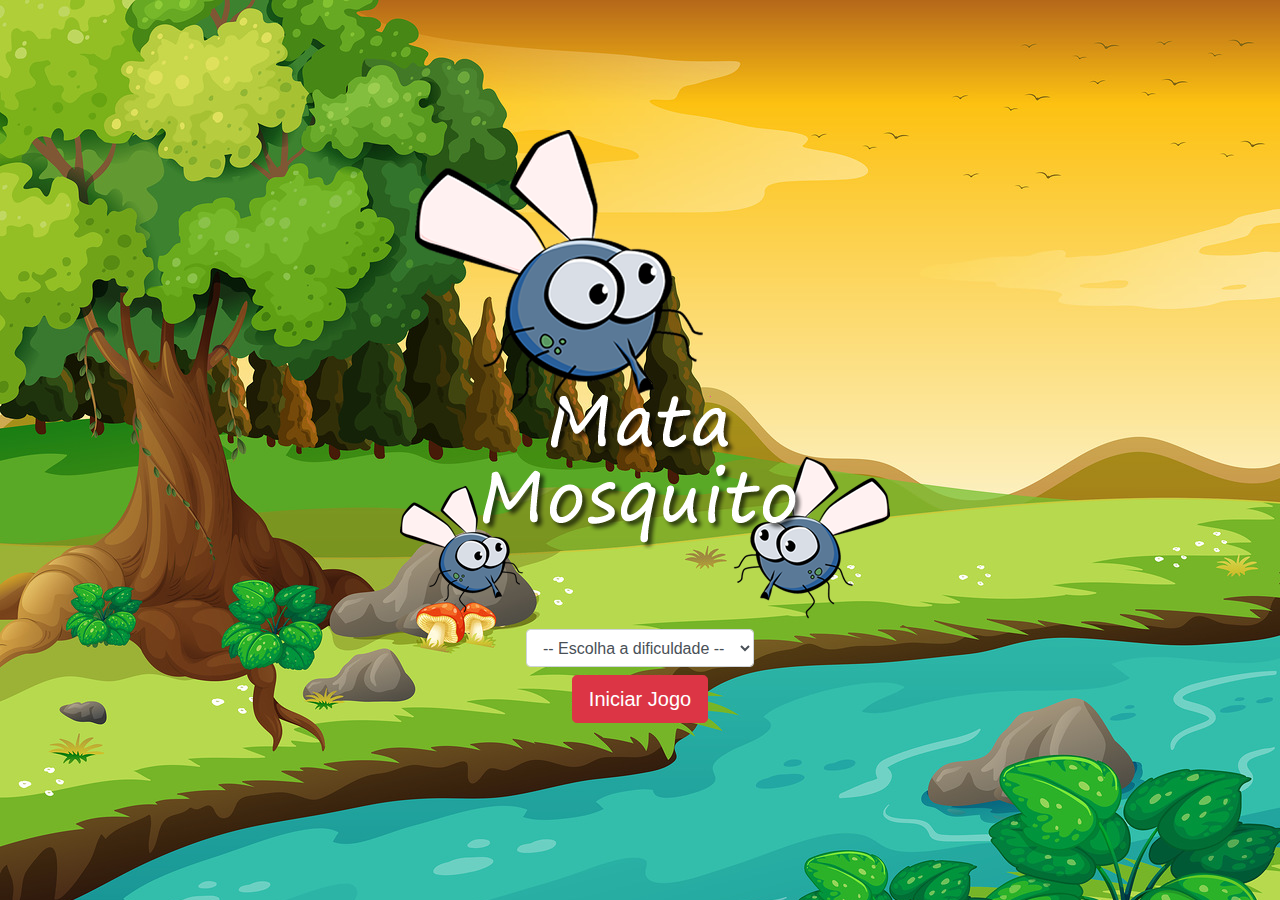
<file: index.html>
<!doctype html>

<html lang="pt-br">

  <head>
    <!-- Meta tags Obrigatórias -->
    <title>Mata-Mosquito</title>
    <meta charset="utf-8">
    <meta name="viewport" content="width=device-width, initial-scale=1">

    <!-- Código JavaScript -->
    <script>

        function iniciarJogo() {
            var nivel = document.getElementById('nivel').value;
            if(nivel === '') {
                alert('Escolha uma opção válida para iniciar o jogo');
                return false;
            }
            window.location.href = "app.html?" + nivel;
            
        }

    </script>

    <!-- Estilo Customizado -->
    <link rel="stylesheet" type="text/css" href="bootstrap4/css/bootstrap.min.css">
    <link rel="stylesheet" type="text/css" href="css/estilo.css">

    <!-- Ícone da página -->
    <link rel="icon" href="imagens/mosquito.png">

  </head>

  <body class="d-flex align-items-center vh-100">

    <div class="container align-items-center mb-5">

        <div class="row">
            <div class="col">
                <div class="d-flex justify-content-center">
                    <img src="imagens/game.png" draggable="false" class="d-block">
                </div>
            </div>
        </div>

        <div class="row">
            <div class="col">
                <div class="d-flex justify-content-center">
                    <div class="mb-2">
                        <select id="nivel" class="form-control">
                            <option value="">-- Escolha a dificuldade --</option>
                            <option value="normal">Normal</option>
                            <option value="dificil">Difícil</option>
                            <option value="chucknorris">Chuck Norris</option>
                        </select>
                    </div>
                </div>
            </div>
        </div>

        <div class="row">
            <div class="col">
                <div class="d-flex justify-content-center">
                    <button type="button" class="btn btn-danger btn-lg" onclick="iniciarJogo()">Iniciar Jogo</button>
                </div>
            </div>
        </div>

    </div>

  </body>

</html>
</file>
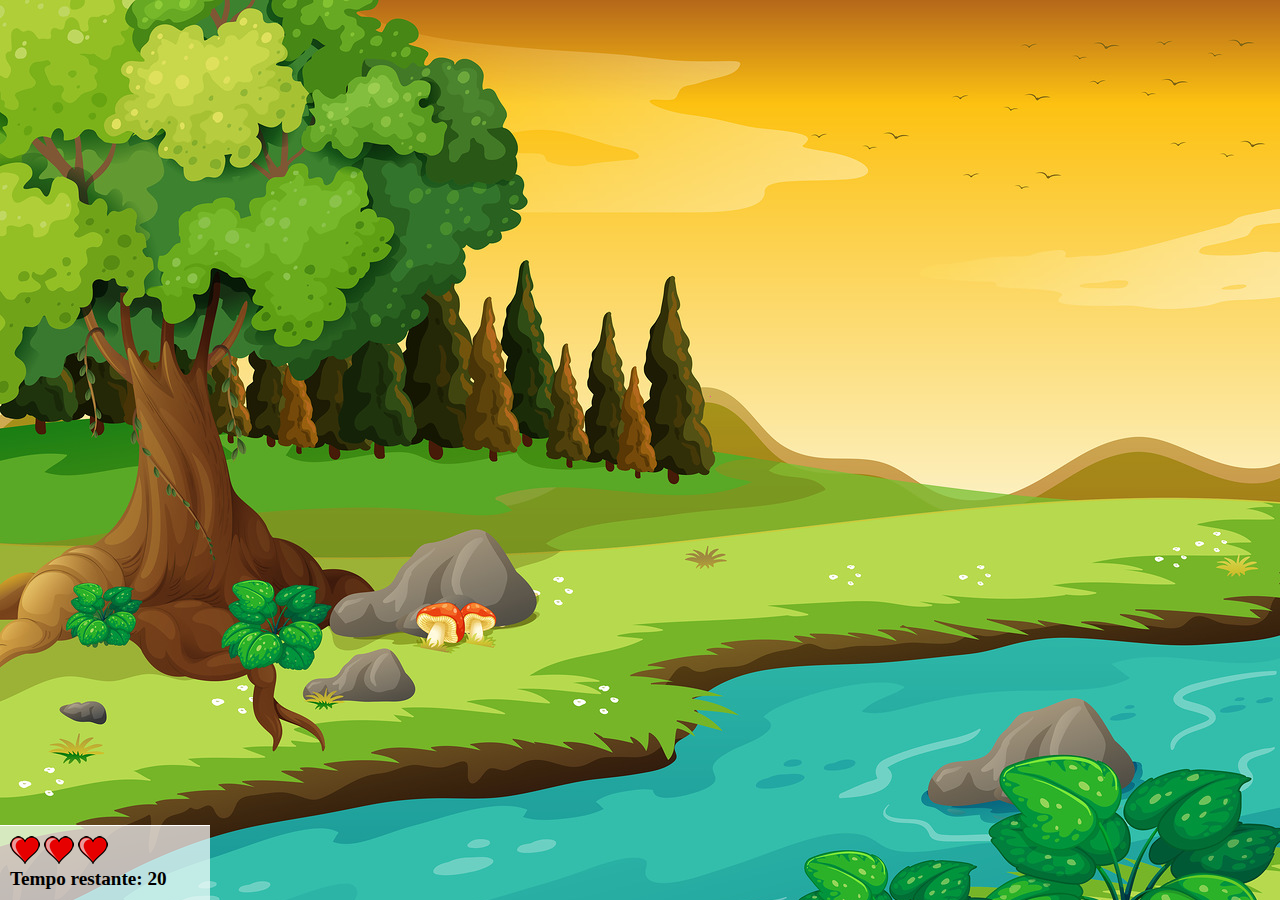
<file: app.html>
<!doctype html>

<html lang="pt-br">

  <head>
    <!-- Meta tags Obrigatórias -->
    <title>Mata Mosquito</title>
    <meta charset="utf-8">
    <meta name="viewport" content="width=device-width, initial-scale=1">

    <!-- Script responsável pela lógica do jogo -->
    <script src="javascript/jogo.js"></script>

    <!-- Estilo Customizado -->
    <link rel="stylesheet" type="text/css" href="css/estilo.css">

    <!-- Ícone da página -->
    <link rel="icon" href="imagens/mosquito.png">

  </head>

  <body onresize="ajustarTamanhoPalcoJogo()">

    <div class="painel">

      <div class="vidas">
        <img id="vida1" draggable="false" src="imagens/coracao_cheio.png">
        <img id="vida2" draggable="false" src="imagens/coracao_cheio.png">
        <img id="vida3" draggable="false" src="imagens/coracao_cheio.png">
      </div>

      <div class="cronometro">
        Tempo restante: <span id="cronometro"></span>
      </div>

    </div>

    <script>
      document.getElementById('cronometro').innerHTML = tempo;

      var criarMosquito = setInterval(function(){
        criarPosicaoRandomica();
      }, mosquitoSpawnTimer)
    </script>

  </body>

</html>
</file>
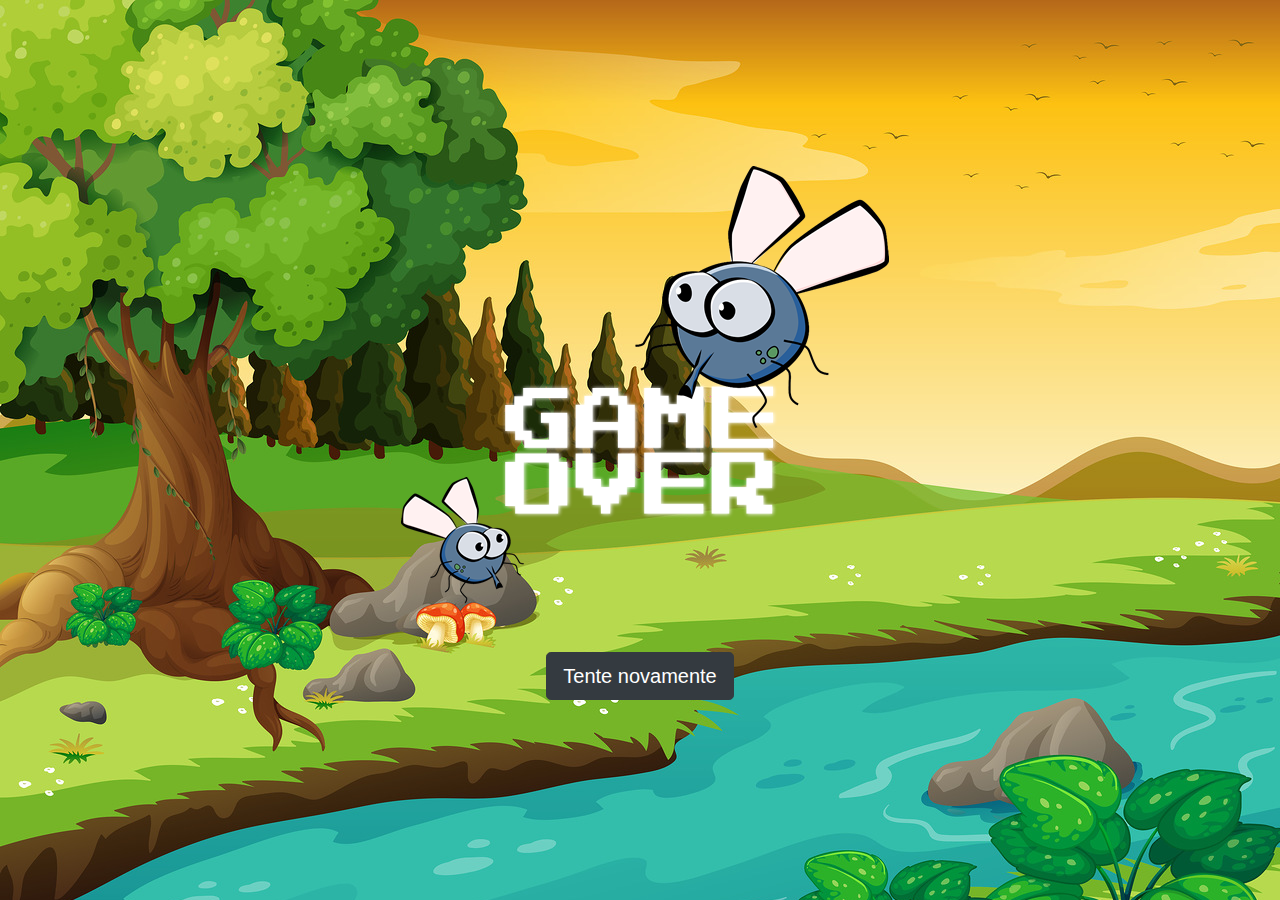
<file: fim_de_jogo.html>
<!doctype html>

<html lang="pt-br">

  <head>
    <!-- Meta tags Obrigatórias -->
    <title>Você perdeu :[</title>
    <meta charset="utf-8">
    <meta name="viewport" content="width=device-width, initial-scale=1">

    <!-- Estilo Customizado -->
    <link rel="stylesheet" type="text/css" href="bootstrap4/css/bootstrap.min.css">
    <link rel="stylesheet" type="text/css" href="css/estilo.css">

    <!-- Ícone da página -->
    <link rel="icon" href="imagens/mosquito.png">

  </head>

  <body class="d-flex align-items-center vh-100">

    <div class="container align-items-center mb-5">
        <div class="row">
            <div class="col">
                <div class="d-flex justify-content-center">
                    <img src="imagens/game_over.png" draggable="false" class="d-block">
                </div>
            </div>
        </div>
        <div class="row">
            <div class="col">
                <div class="d-flex justify-content-center">
                    <button type="button" class="btn btn-dark btn-lg" onclick="window.location.href='index.html'">Tente novamente</button>
                </div>
            </div>
        </div>
    </div>

  </body>

</html>
</file>
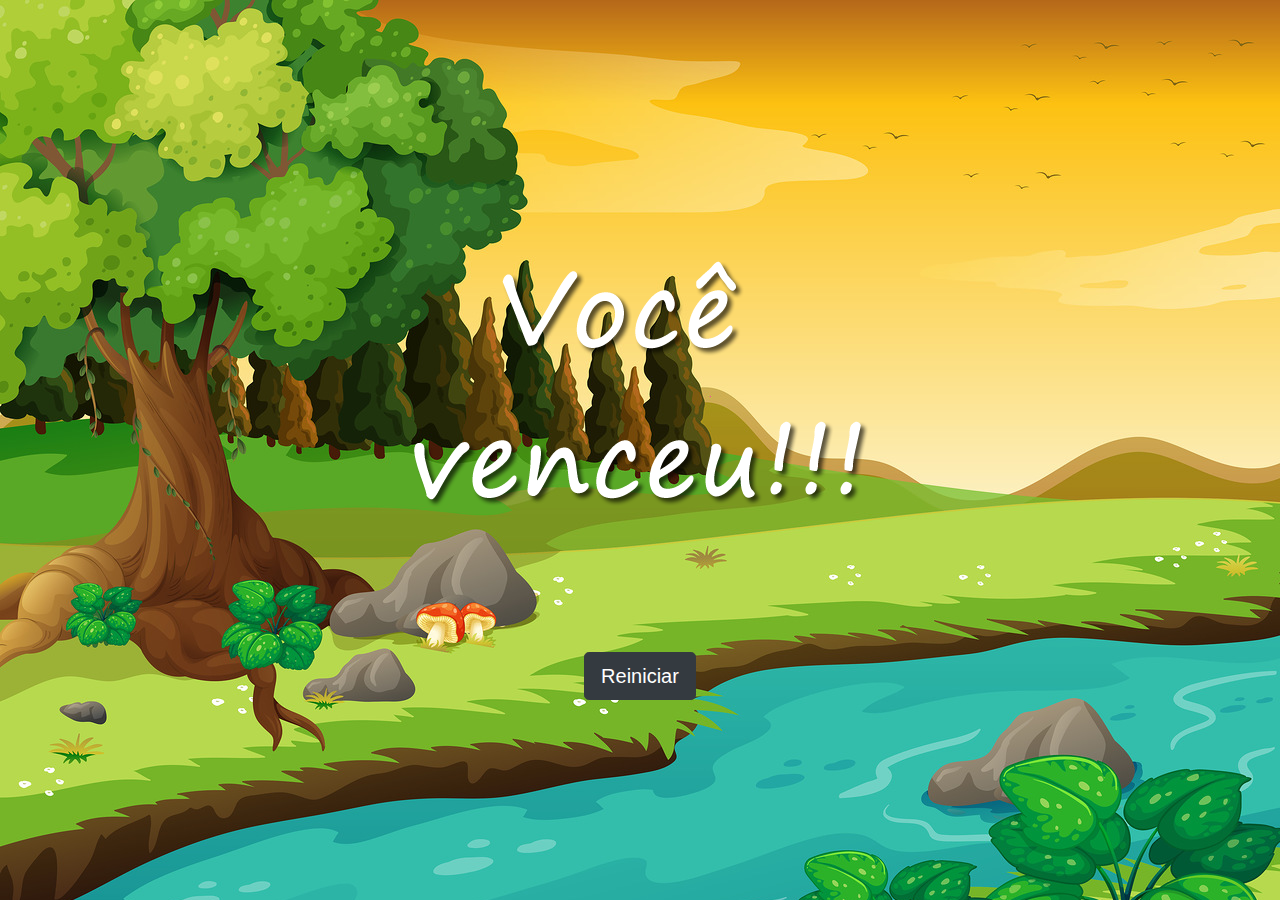
<file: vitoria.html>
<!doctype html>

<html lang="pt-br">

  <head>
    <!-- Meta tags Obrigatórias -->
    <title>Parabéns, Você venceu!</title>
    <meta charset="utf-8">
    <meta name="viewport" content="width=device-width, initial-scale=1">

    <!-- Estilo Customizado -->
    <link rel="stylesheet" type="text/css" href="bootstrap4/css/bootstrap.min.css">
    <link rel="stylesheet" type="text/css" href="css/estilo.css">

    <!-- Ícone da página -->
    <link rel="icon" href="imagens/mosquito.png">

  </head>

  <body class="d-flex align-items-center vh-100">

    <div class="container align-items-center mb-5">
        <div class="row">
            <div class="col">
                <div class="d-flex justify-content-center">
                    <img src="imagens/vitoria.png" draggable="false" class="d-block">
                </div>
            </div>
        </div>
        <div class="row">
            <div class="col">
                <div class="d-flex justify-content-center">
                    <button type="button" class="btn btn-dark btn-lg" onclick="window.location.href='index.html'">Reiniciar</button>
                </div>
            </div>
        </div>
    </div>

  </body>

</html>
</file>
<file: css/estilo.css>
html {
    cursor: url(../imagens/mata_mosquito.png) 30 30, auto;
}

body {
    height: 100%;
    background-color: #886A08;
    background-image: url(../imagens/bg.jpg);
    background-repeat: no-repeat;
    background-size: cover;
    user-select: none;
}

.mosquito1 {
    width: 50px;
    height: 50px;
}

.mosquito2 {
    width: 70px;
    height: 70px;
}

.mosquito3 {
    width: 90px;
    height: 90px;
}

.espelhar {
    transform: scaleX(-1);
}

.painel {
    position: absolute;
    width: 190px;
    padding: 10px;
    bottom: 0px;
    border-top: solid 1px white;
    background-color: rgba(255, 255, 255, .7);
    left: 0px;
}

.vidas {
    float: left;
}

.cronometro {
    float: left;
    font-size: 1.2em;
    font-weight: bold;
}
</file>
